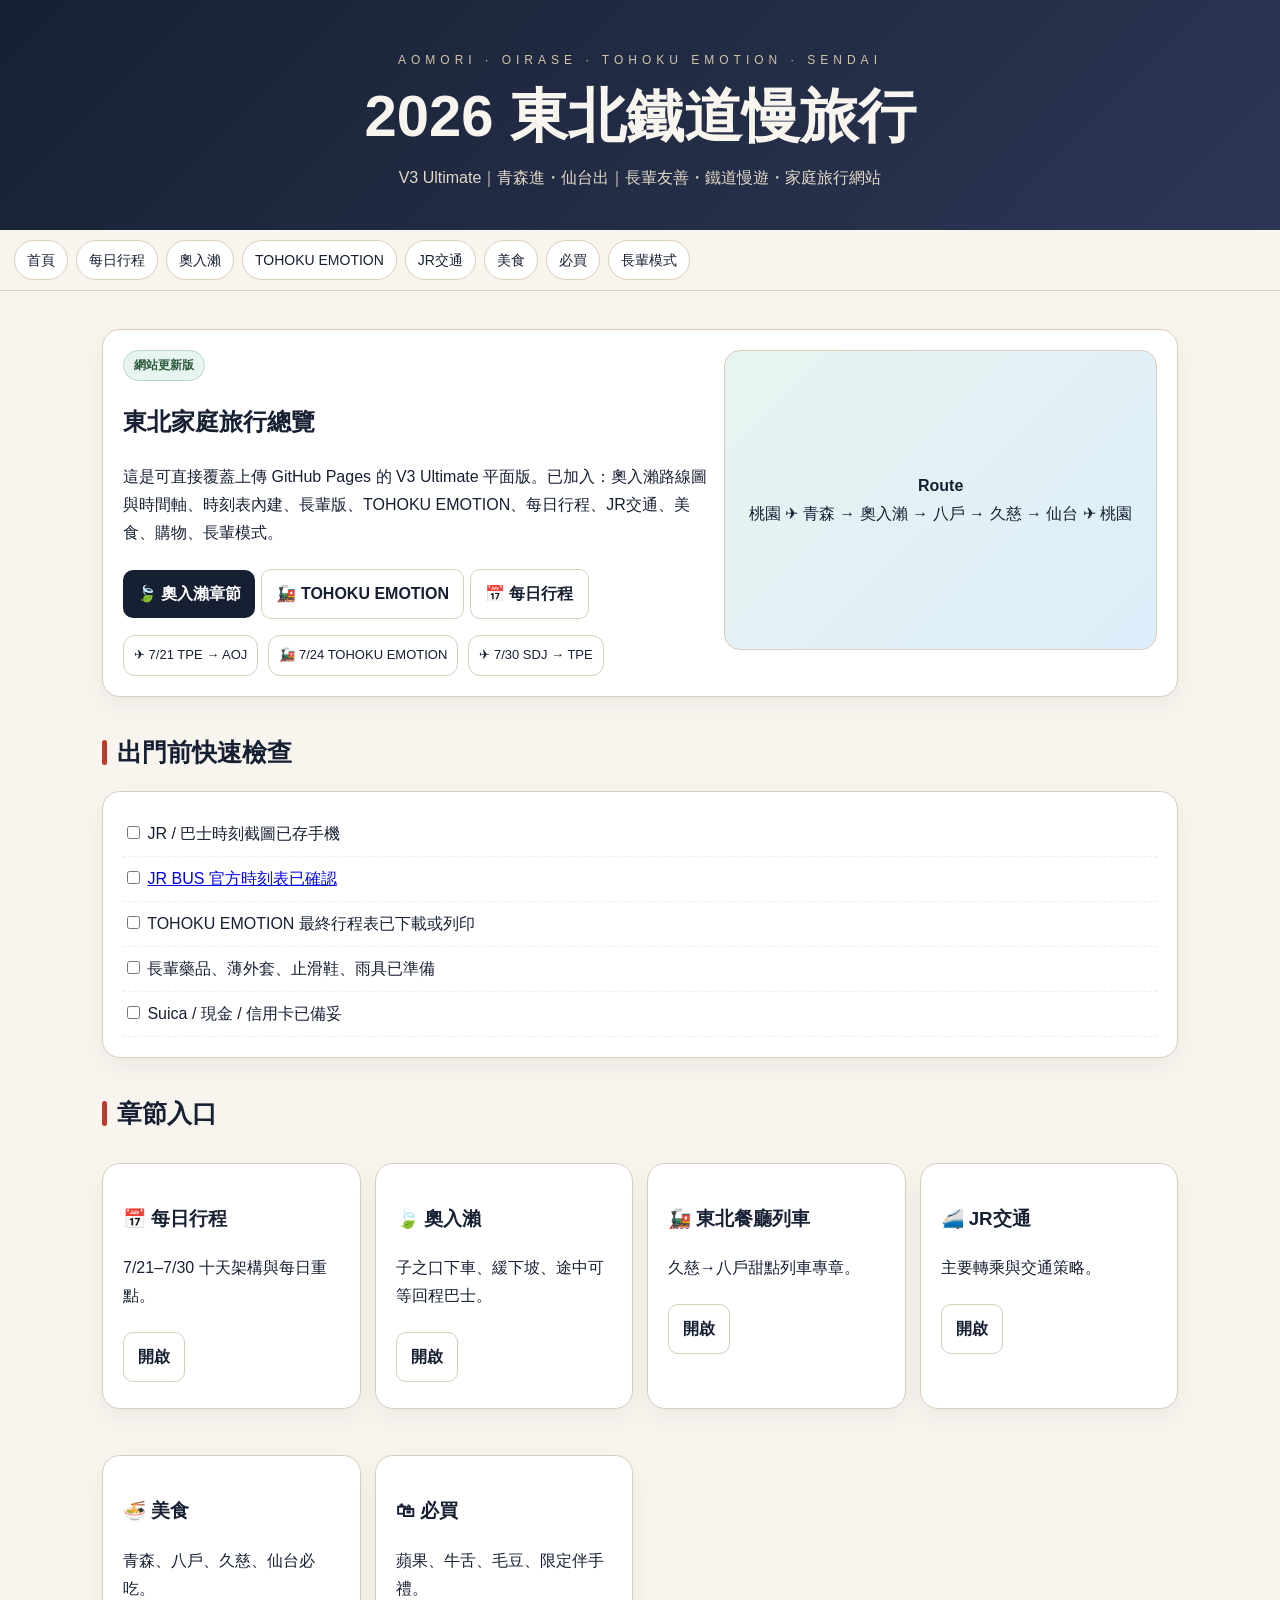
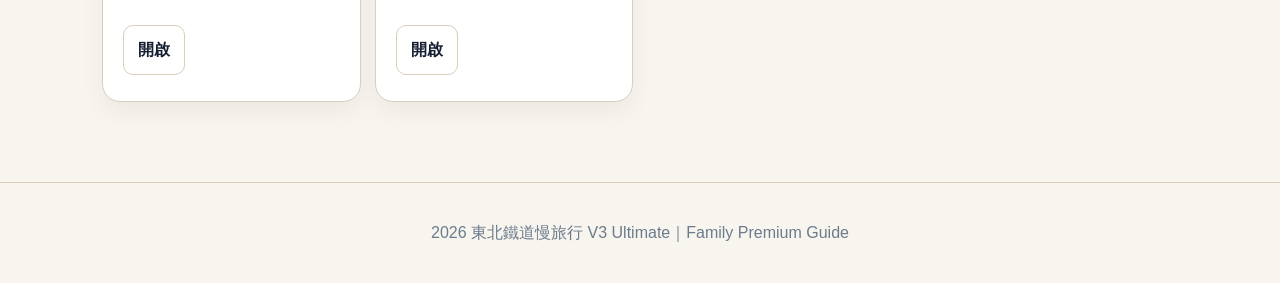
<file: index.html>
<!doctype html><html lang="zh-Hant"><head><meta charset="utf-8"><meta name="viewport" content="width=device-width,initial-scale=1"><title>首頁</title><link rel="stylesheet" href="style.css"><meta name="theme-color" content="#172033"></head><body><header class="hero"><div class="kana">AOMORI · OIRASE · TOHOKU EMOTION · SENDAI</div><h1>2026 東北鐵道慢旅行</h1><p>V3 Ultimate｜青森進・仙台出｜長輩友善・鐵道慢遊・家庭旅行網站</p></header><nav class="nav"><a href="index.html">首頁</a><a href="itinerary.html">每日行程</a><a href="oirase.html">奧入瀨</a><a href="emotion.html">TOHOKU EMOTION</a><a href="jr.html">JR交通</a><a href="food.html">美食</a><a href="shopping.html">必買</a><a href="elder.html">長輩模式</a></nav>
<main class="container">
<section class="card two"><div><span class="badge green">網站更新版</span><h2>東北家庭旅行總覽</h2><p>這是可直接覆蓋上傳 GitHub Pages 的 V3 Ultimate 平面版。已加入：奧入瀨路線圖與時間軸、時刻表內建、長輩版、TOHOKU EMOTION、每日行程、JR交通、美食、購物、長輩模式。</p><a class="btn" href="oirase.html">🍃 奧入瀨章節</a><a class="btn light" href="emotion.html">🚂 TOHOKU EMOTION</a><a class="btn light" href="itinerary.html">📅 每日行程</a><div class="status"><span>✈ 7/21 TPE → AOJ</span><span>🚂 7/24 TOHOKU EMOTION</span><span>✈ 7/30 SDJ → TPE</span></div></div><div class="mapbox"><div><strong>Route</strong><br>桃園 ✈ 青森 → 奧入瀨 → 八戶 → 久慈 → 仙台 ✈ 桃園</div></div></section>
<h2 class="section">出門前快速檢查</h2><section class="card checklist"><label><input type="checkbox"> JR / 巴士時刻截圖已存手機</label><label><input type="checkbox"> <a target="_blank" rel="noopener" href="https://www.jrbustohoku.co.jp/towadako-oirase/ct/">JR BUS 官方時刻表已確認</a></label><label><input type="checkbox"> TOHOKU EMOTION 最終行程表已下載或列印</label><label><input type="checkbox"> 長輩藥品、薄外套、止滑鞋、雨具已準備</label><label><input type="checkbox"> Suica / 現金 / 信用卡已備妥</label></section>
<h2 class="section">章節入口</h2><section class="grid"><div class="card"><h3>📅 每日行程</h3><p>7/21–7/30 十天架構與每日重點。</p><a class="btn light" href="itinerary.html">開啟</a></div><div class="card"><h3>🍃 奧入瀨</h3><p>子之口下車、緩下坡、途中可等回程巴士。</p><a class="btn light" href="oirase.html">開啟</a></div><div class="card"><h3>🚂 東北餐廳列車</h3><p>久慈→八戶甜點列車專章。</p><a class="btn light" href="emotion.html">開啟</a></div><div class="card"><h3>🚄 JR交通</h3><p>主要轉乘與交通策略。</p><a class="btn light" href="jr.html">開啟</a></div><div class="card"><h3>🍜 美食</h3><p>青森、八戶、久慈、仙台必吃。</p><a class="btn light" href="food.html">開啟</a></div><div class="card"><h3>🛍 必買</h3><p>蘋果、牛舌、毛豆、限定伴手禮。</p><a class="btn light" href="shopping.html">開啟</a></div></section></main>
<footer class="footer">2026 東北鐵道慢旅行 V3 Ultimate｜Family Premium Guide</footer><script src="app.js"></script></body></html>
</file>
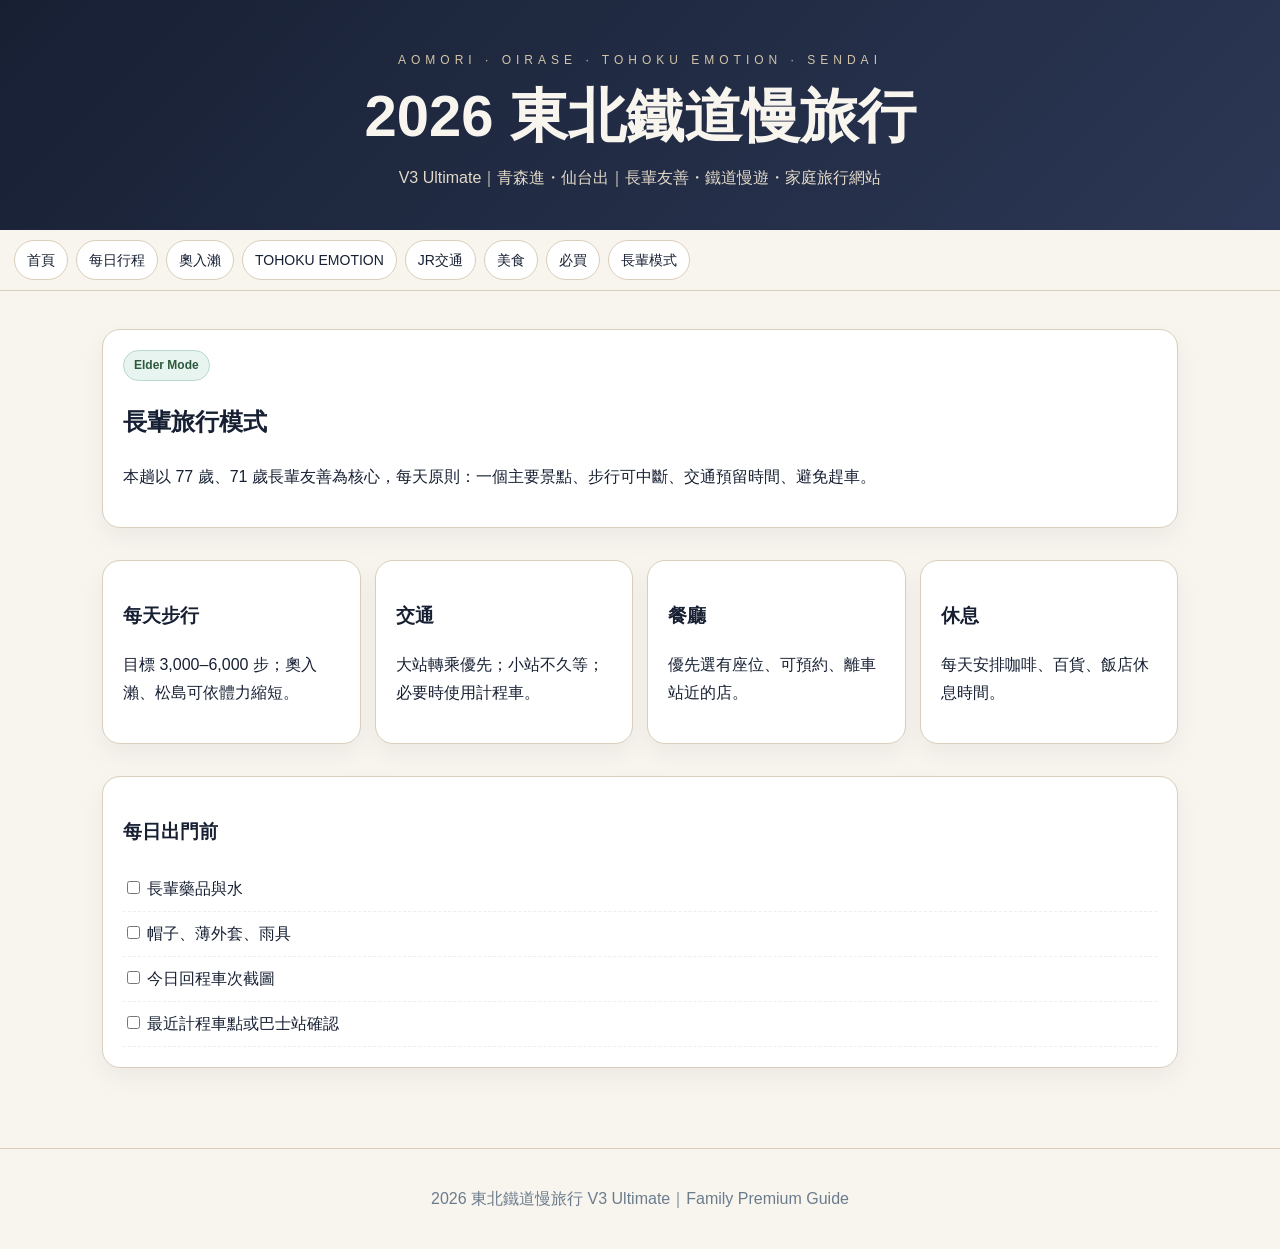
<file: elder.html>
<!doctype html><html lang="zh-Hant"><head><meta charset="utf-8"><meta name="viewport" content="width=device-width,initial-scale=1"><title>elder</title><link rel="stylesheet" href="style.css"><meta name="theme-color" content="#172033"></head><body><header class="hero"><div class="kana">AOMORI · OIRASE · TOHOKU EMOTION · SENDAI</div><h1>2026 東北鐵道慢旅行</h1><p>V3 Ultimate｜青森進・仙台出｜長輩友善・鐵道慢遊・家庭旅行網站</p></header><nav class="nav"><a href="index.html">首頁</a><a href="itinerary.html">每日行程</a><a href="oirase.html">奧入瀨</a><a href="emotion.html">TOHOKU EMOTION</a><a href="jr.html">JR交通</a><a href="food.html">美食</a><a href="shopping.html">必買</a><a href="elder.html">長輩模式</a></nav>
<main class="container"><section class="card"><span class="badge green">Elder Mode</span><h2>長輩旅行模式</h2><p>本趟以 77 歲、71 歲長輩友善為核心，每天原則：一個主要景點、步行可中斷、交通預留時間、避免趕車。</p></section><section class="grid"><div class="card"><h3>每天步行</h3><p>目標 3,000–6,000 步；奧入瀨、松島可依體力縮短。</p></div><div class="card"><h3>交通</h3><p>大站轉乘優先；小站不久等；必要時使用計程車。</p></div><div class="card"><h3>餐廳</h3><p>優先選有座位、可預約、離車站近的店。</p></div><div class="card"><h3>休息</h3><p>每天安排咖啡、百貨、飯店休息時間。</p></div></section><section class="card checklist"><h3>每日出門前</h3><label><input type="checkbox"> 長輩藥品與水</label><label><input type="checkbox"> 帽子、薄外套、雨具</label><label><input type="checkbox"> 今日回程車次截圖</label><label><input type="checkbox"> 最近計程車點或巴士站確認</label></section></main>
<footer class="footer">2026 東北鐵道慢旅行 V3 Ultimate｜Family Premium Guide</footer><script src="app.js"></script></body></html>
</file>
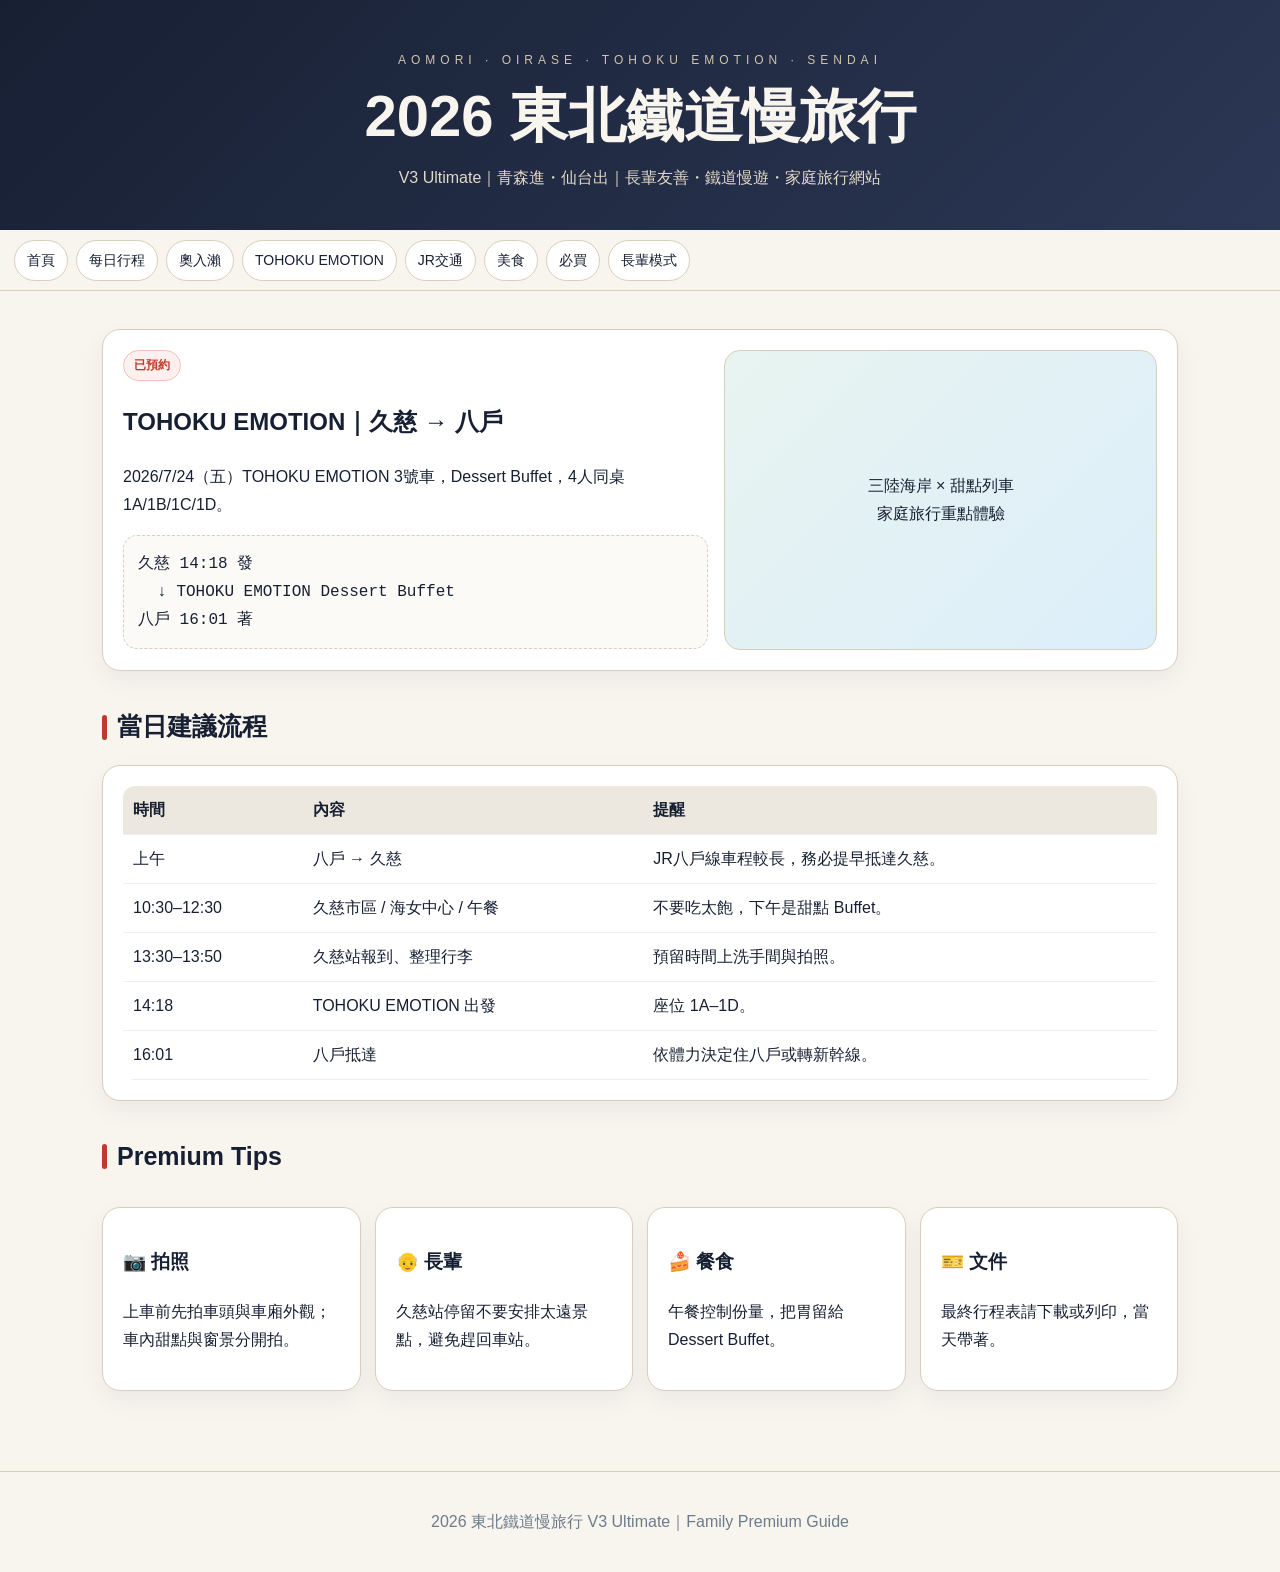
<file: emotion.html>
<!doctype html><html lang="zh-Hant"><head><meta charset="utf-8"><meta name="viewport" content="width=device-width,initial-scale=1"><title>emotion</title><link rel="stylesheet" href="style.css"><meta name="theme-color" content="#172033"></head><body><header class="hero"><div class="kana">AOMORI · OIRASE · TOHOKU EMOTION · SENDAI</div><h1>2026 東北鐵道慢旅行</h1><p>V3 Ultimate｜青森進・仙台出｜長輩友善・鐵道慢遊・家庭旅行網站</p></header><nav class="nav"><a href="index.html">首頁</a><a href="itinerary.html">每日行程</a><a href="oirase.html">奧入瀨</a><a href="emotion.html">TOHOKU EMOTION</a><a href="jr.html">JR交通</a><a href="food.html">美食</a><a href="shopping.html">必買</a><a href="elder.html">長輩模式</a></nav>
<main class="container"><section class="card two"><div><span class="badge red">已預約</span><h2>TOHOKU EMOTION｜久慈 → 八戶</h2><p>2026/7/24（五）TOHOKU EMOTION 3號車，Dessert Buffet，4人同桌 1A/1B/1C/1D。</p><div class="route">久慈 14:18 發
  ↓ TOHOKU EMOTION Dessert Buffet
八戶 16:01 著</div></div><div class="mapbox">三陸海岸 × 甜點列車<br>家庭旅行重點體驗</div></section>
<h2 class="section">當日建議流程</h2><section class="card"><table class="table"><tr><th>時間</th><th>內容</th><th>提醒</th></tr><tr><td>上午</td><td>八戶 → 久慈</td><td>JR八戶線車程較長，務必提早抵達久慈。</td></tr><tr><td>10:30–12:30</td><td>久慈市區 / 海女中心 / 午餐</td><td>不要吃太飽，下午是甜點 Buffet。</td></tr><tr><td>13:30–13:50</td><td>久慈站報到、整理行李</td><td>預留時間上洗手間與拍照。</td></tr><tr><td>14:18</td><td>TOHOKU EMOTION 出發</td><td>座位 1A–1D。</td></tr><tr><td>16:01</td><td>八戶抵達</td><td>依體力決定住八戶或轉新幹線。</td></tr></table></section>
<h2 class="section">Premium Tips</h2><section class="grid"><div class="card"><h3>📷 拍照</h3><p>上車前先拍車頭與車廂外觀；車內甜點與窗景分開拍。</p></div><div class="card"><h3>👴 長輩</h3><p>久慈站停留不要安排太遠景點，避免趕回車站。</p></div><div class="card"><h3>🍰 餐食</h3><p>午餐控制份量，把胃留給 Dessert Buffet。</p></div><div class="card"><h3>🎫 文件</h3><p>最終行程表請下載或列印，當天帶著。</p></div></section></main>
<footer class="footer">2026 東北鐵道慢旅行 V3 Ultimate｜Family Premium Guide</footer><script src="app.js"></script></body></html>
</file>
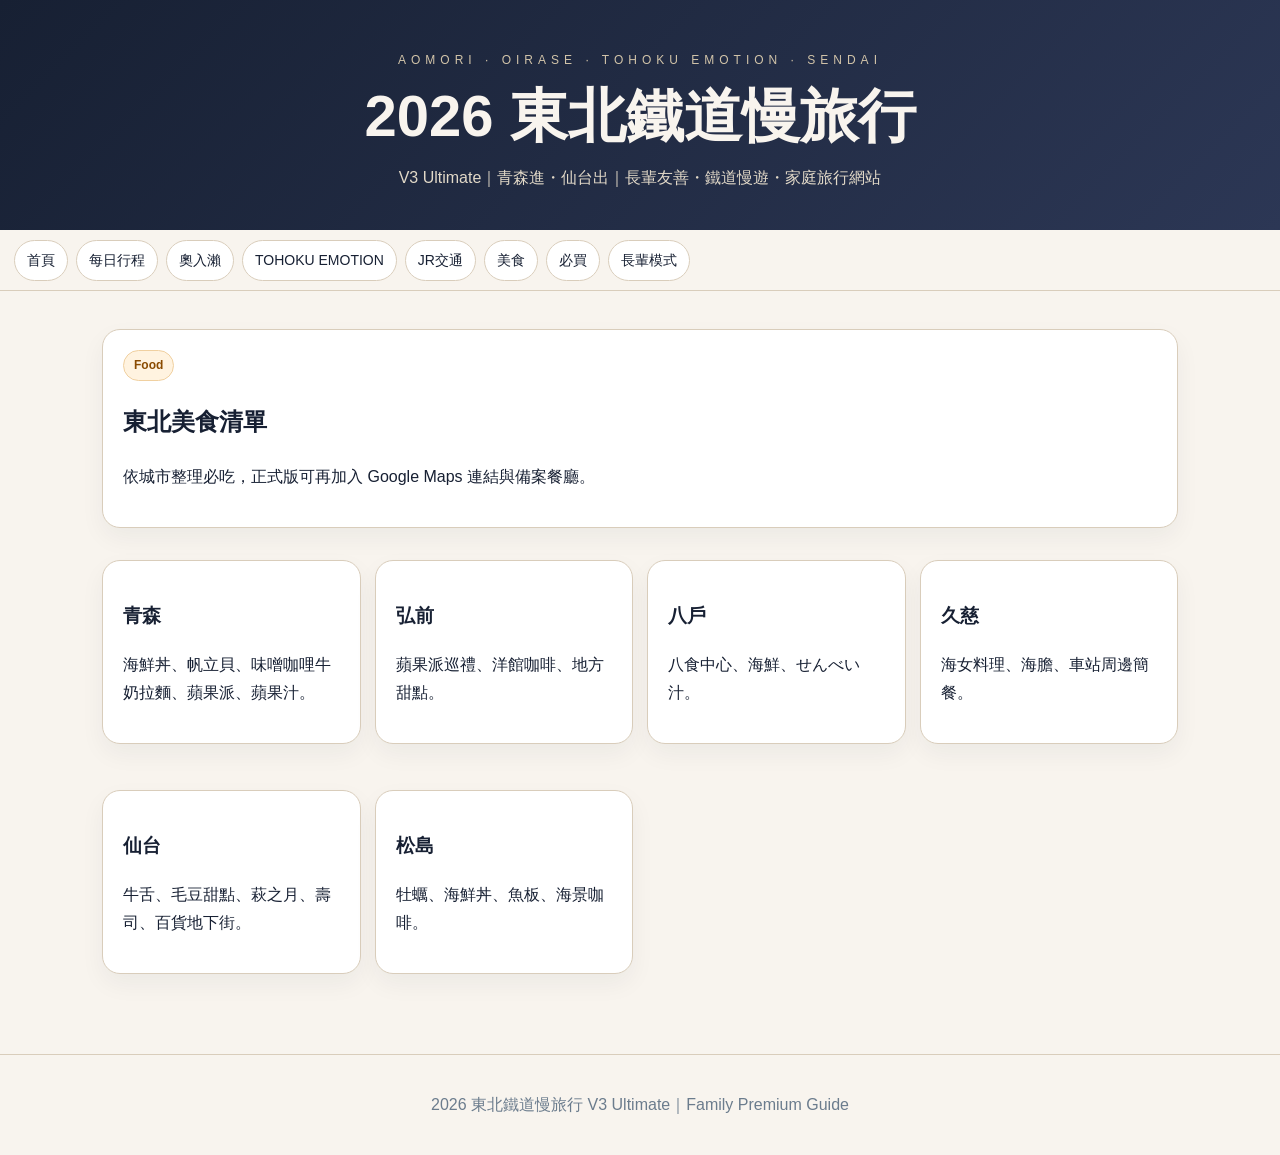
<file: food.html>
<!doctype html><html lang="zh-Hant"><head><meta charset="utf-8"><meta name="viewport" content="width=device-width,initial-scale=1"><title>food</title><link rel="stylesheet" href="style.css"><meta name="theme-color" content="#172033"></head><body><header class="hero"><div class="kana">AOMORI · OIRASE · TOHOKU EMOTION · SENDAI</div><h1>2026 東北鐵道慢旅行</h1><p>V3 Ultimate｜青森進・仙台出｜長輩友善・鐵道慢遊・家庭旅行網站</p></header><nav class="nav"><a href="index.html">首頁</a><a href="itinerary.html">每日行程</a><a href="oirase.html">奧入瀨</a><a href="emotion.html">TOHOKU EMOTION</a><a href="jr.html">JR交通</a><a href="food.html">美食</a><a href="shopping.html">必買</a><a href="elder.html">長輩模式</a></nav>
<main class="container"><section class="card"><span class="badge">Food</span><h2>東北美食清單</h2><p>依城市整理必吃，正式版可再加入 Google Maps 連結與備案餐廳。</p></section><section class="grid"><div class="card"><h3>青森</h3><p>海鮮丼、帆立貝、味噌咖哩牛奶拉麵、蘋果派、蘋果汁。</p></div><div class="card"><h3>弘前</h3><p>蘋果派巡禮、洋館咖啡、地方甜點。</p></div><div class="card"><h3>八戶</h3><p>八食中心、海鮮、せんべい汁。</p></div><div class="card"><h3>久慈</h3><p>海女料理、海膽、車站周邊簡餐。</p></div><div class="card"><h3>仙台</h3><p>牛舌、毛豆甜點、萩之月、壽司、百貨地下街。</p></div><div class="card"><h3>松島</h3><p>牡蠣、海鮮丼、魚板、海景咖啡。</p></div></section></main>
<footer class="footer">2026 東北鐵道慢旅行 V3 Ultimate｜Family Premium Guide</footer><script src="app.js"></script></body></html>
</file>
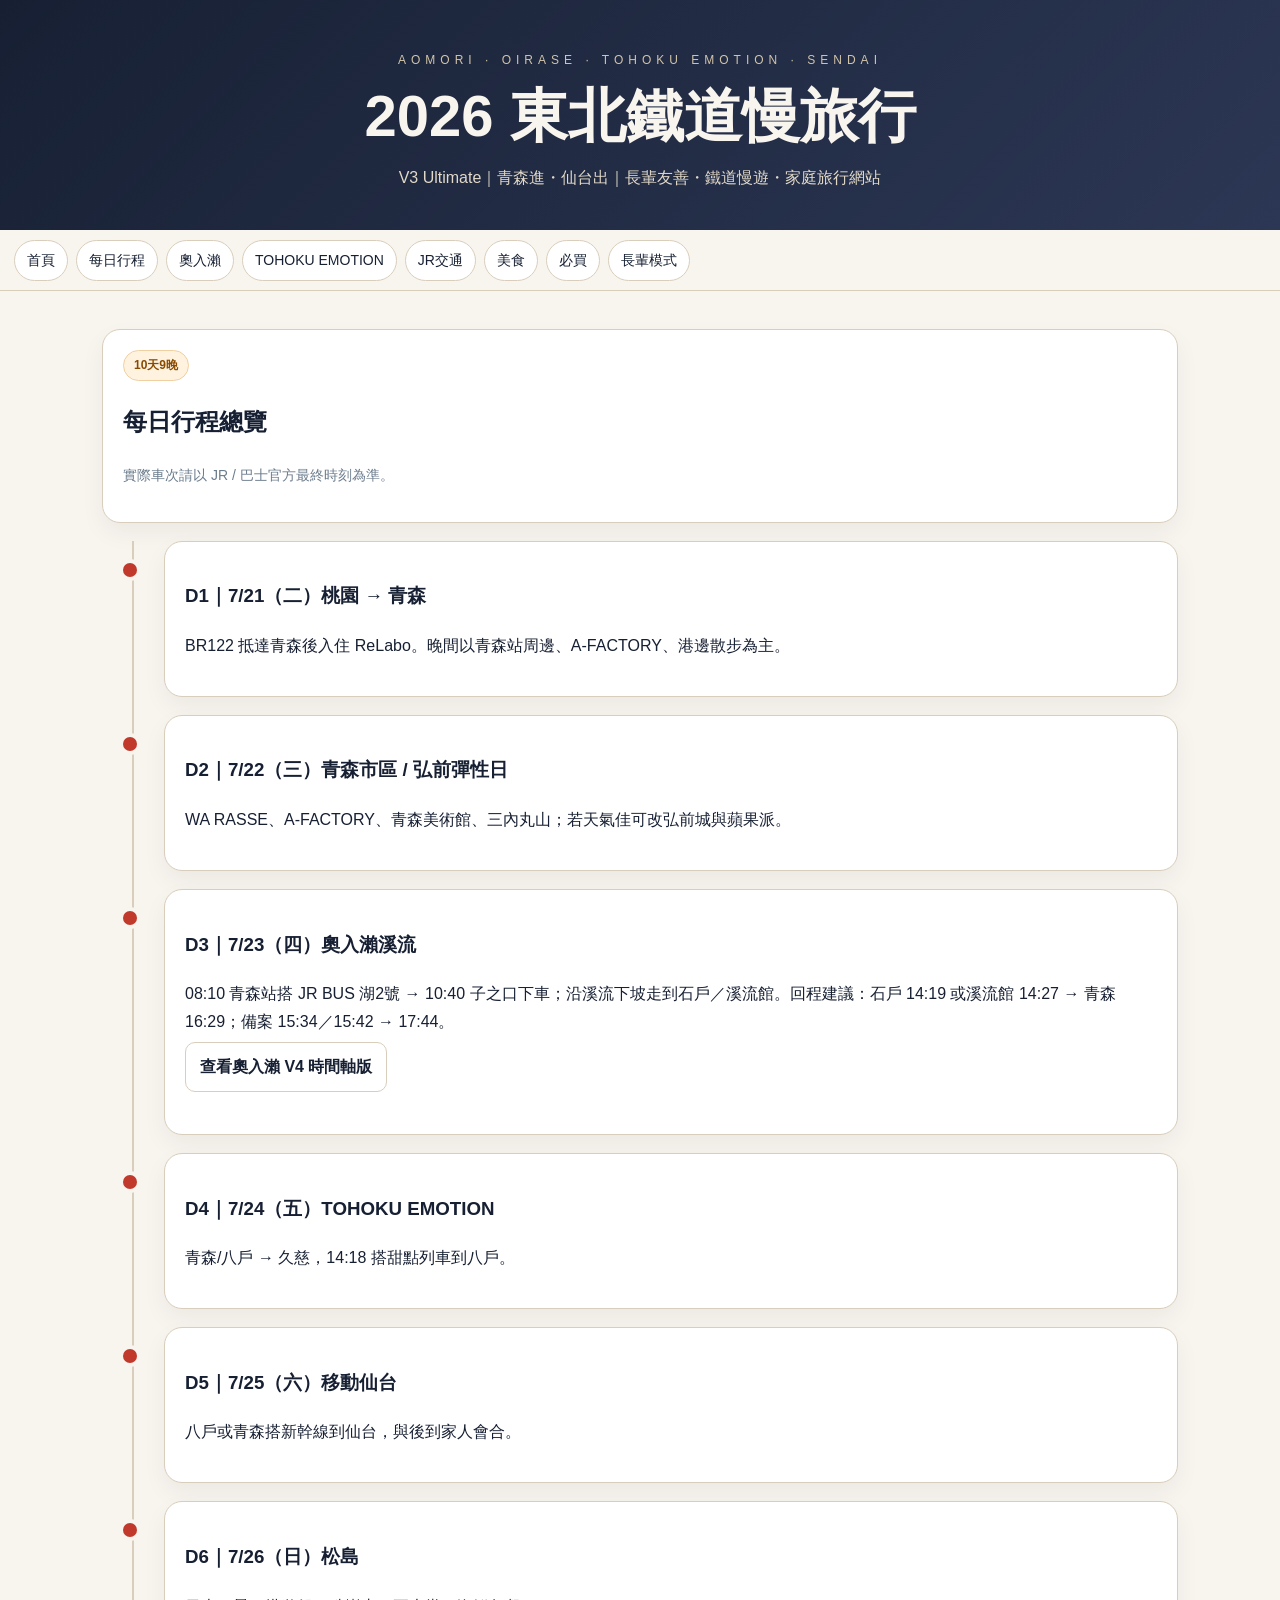
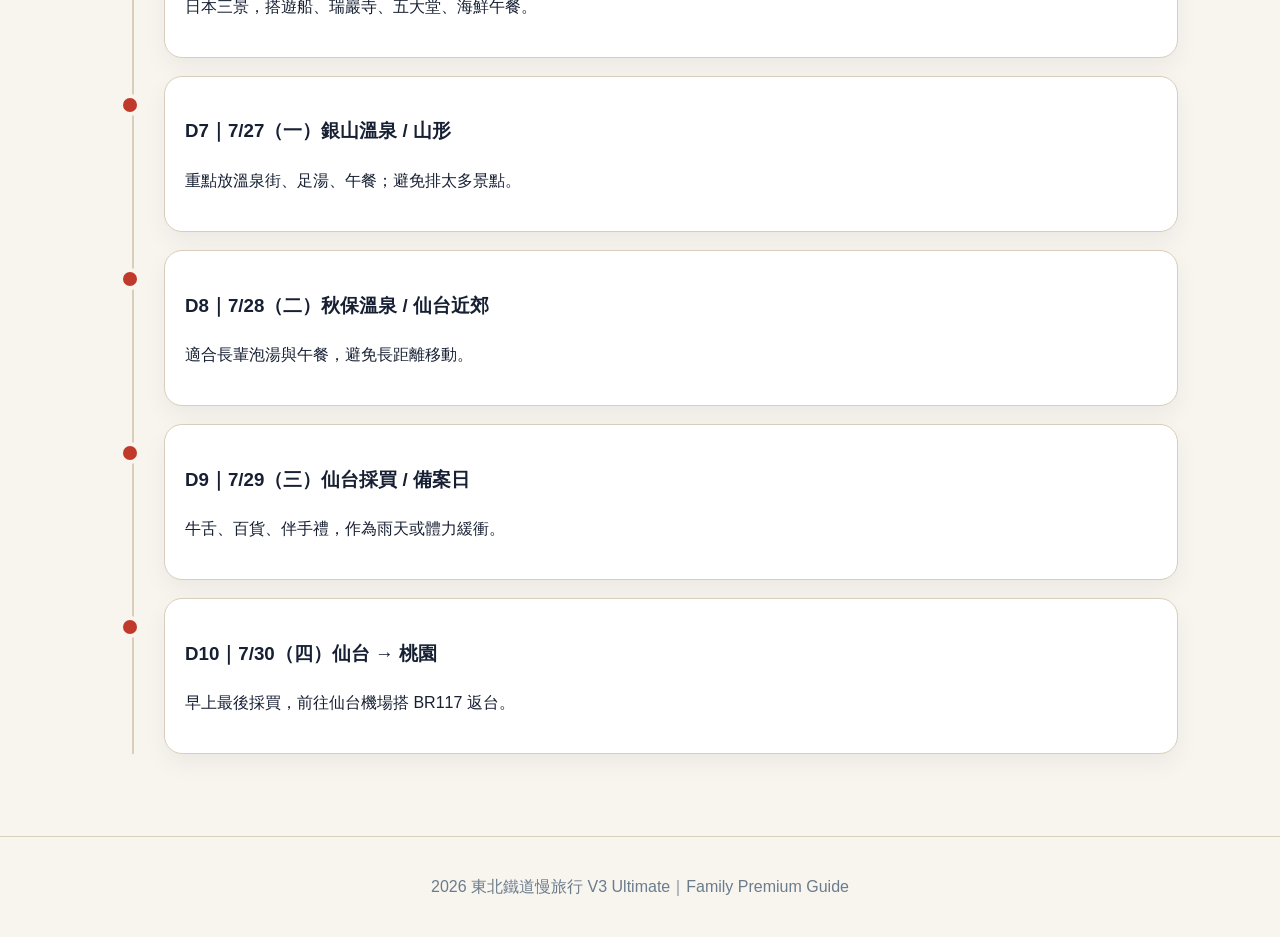
<file: itinerary.html>
<!doctype html><html lang="zh-Hant"><head><meta charset="utf-8"><meta name="viewport" content="width=device-width,initial-scale=1"><title>itinerary</title><link rel="stylesheet" href="style.css"><meta name="theme-color" content="#172033"></head><body><header class="hero"><div class="kana">AOMORI · OIRASE · TOHOKU EMOTION · SENDAI</div><h1>2026 東北鐵道慢旅行</h1><p>V3 Ultimate｜青森進・仙台出｜長輩友善・鐵道慢遊・家庭旅行網站</p></header><nav class="nav"><a href="index.html">首頁</a><a href="itinerary.html">每日行程</a><a href="oirase.html">奧入瀨</a><a href="emotion.html">TOHOKU EMOTION</a><a href="jr.html">JR交通</a><a href="food.html">美食</a><a href="shopping.html">必買</a><a href="elder.html">長輩模式</a></nav>
<main class="container"><section class="card"><span class="badge">10天9晚</span><h2>每日行程總覽</h2><p class="muted">實際車次請以 JR / 巴士官方最終時刻為準。</p></section><div class="timeline">
<div class="day card"><h3>D1｜7/21（二）桃園 → 青森</h3><p>BR122 抵達青森後入住 ReLabo。晚間以青森站周邊、A-FACTORY、港邊散步為主。</p></div>
<div class="day card"><h3>D2｜7/22（三）青森市區 / 弘前彈性日</h3><p>WA RASSE、A-FACTORY、青森美術館、三內丸山；若天氣佳可改弘前城與蘋果派。</p></div>
<div class="day card"><h3>D3｜7/23（四）奧入瀨溪流</h3><p>08:10 青森站搭 JR BUS 湖2號 → 10:40 子之口下車；沿溪流下坡走到石戶／溪流館。回程建議：石戶 14:19 或溪流館 14:27 → 青森 16:29；備案 15:34／15:42 → 17:44。<br><a class='btn light' href='oirase.html'>查看奧入瀨 V4 時間軸版</a></p></div>
<div class="day card"><h3>D4｜7/24（五）TOHOKU EMOTION</h3><p>青森/八戶 → 久慈，14:18 搭甜點列車到八戶。</p></div>
<div class="day card"><h3>D5｜7/25（六）移動仙台</h3><p>八戶或青森搭新幹線到仙台，與後到家人會合。</p></div>
<div class="day card"><h3>D6｜7/26（日）松島</h3><p>日本三景，搭遊船、瑞巖寺、五大堂、海鮮午餐。</p></div>
<div class="day card"><h3>D7｜7/27（一）銀山溫泉 / 山形</h3><p>重點放溫泉街、足湯、午餐；避免排太多景點。</p></div>
<div class="day card"><h3>D8｜7/28（二）秋保溫泉 / 仙台近郊</h3><p>適合長輩泡湯與午餐，避免長距離移動。</p></div>
<div class="day card"><h3>D9｜7/29（三）仙台採買 / 備案日</h3><p>牛舌、百貨、伴手禮，作為雨天或體力緩衝。</p></div>
<div class="day card"><h3>D10｜7/30（四）仙台 → 桃園</h3><p>早上最後採買，前往仙台機場搭 BR117 返台。</p></div>
</div></main>
<footer class="footer">2026 東北鐵道慢旅行 V3 Ultimate｜Family Premium Guide</footer><script src="app.js"></script></body></html>
</file>
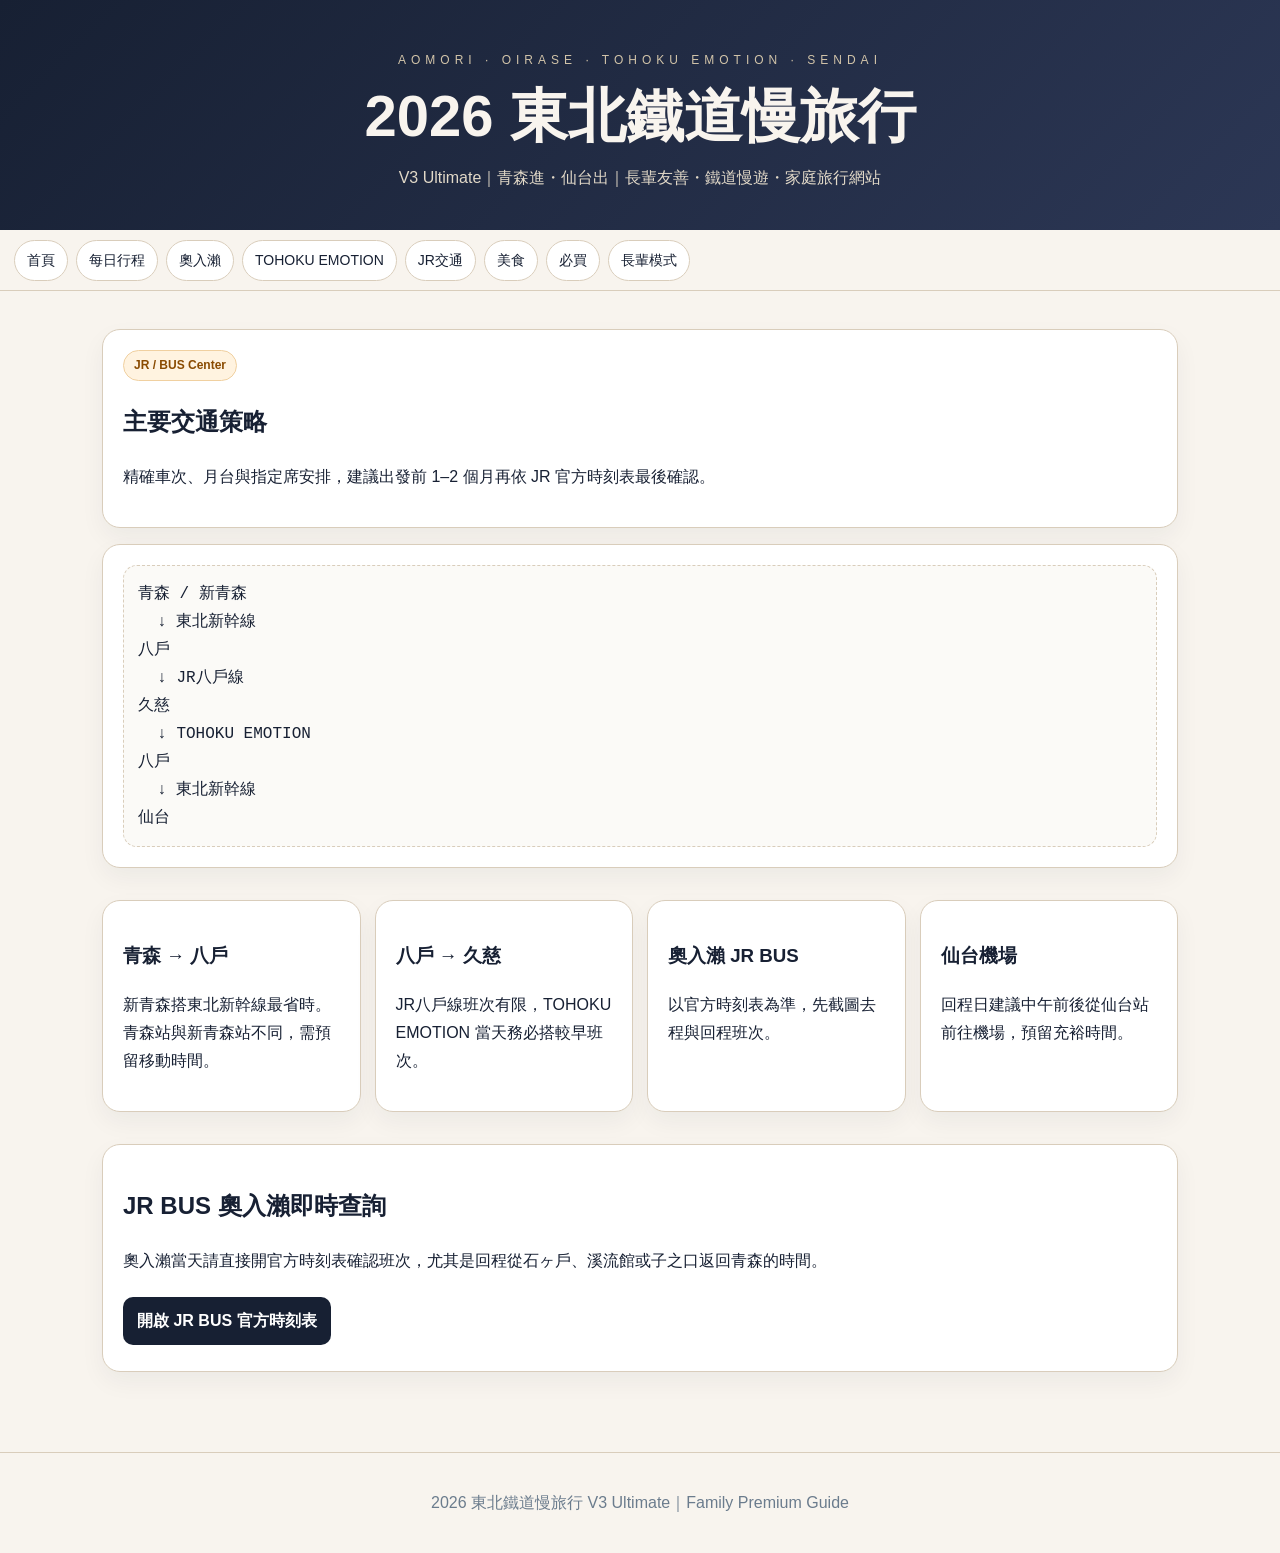
<file: jr.html>
<!doctype html><html lang="zh-Hant"><head><meta charset="utf-8"><meta name="viewport" content="width=device-width,initial-scale=1"><title>jr</title><link rel="stylesheet" href="style.css"><meta name="theme-color" content="#172033"></head><body><header class="hero"><div class="kana">AOMORI · OIRASE · TOHOKU EMOTION · SENDAI</div><h1>2026 東北鐵道慢旅行</h1><p>V3 Ultimate｜青森進・仙台出｜長輩友善・鐵道慢遊・家庭旅行網站</p></header><nav class="nav"><a href="index.html">首頁</a><a href="itinerary.html">每日行程</a><a href="oirase.html">奧入瀨</a><a href="emotion.html">TOHOKU EMOTION</a><a href="jr.html">JR交通</a><a href="food.html">美食</a><a href="shopping.html">必買</a><a href="elder.html">長輩模式</a></nav>
<main class="container"><section class="card"><span class="badge">JR / BUS Center</span><h2>主要交通策略</h2><p>精確車次、月台與指定席安排，建議出發前 1–2 個月再依 JR 官方時刻表最後確認。</p></section><section class="card"><div class="route">青森 / 新青森
  ↓ 東北新幹線
八戶
  ↓ JR八戶線
久慈
  ↓ TOHOKU EMOTION
八戶
  ↓ 東北新幹線
仙台</div></section><section class="grid"><div class="card"><h3>青森 → 八戶</h3><p>新青森搭東北新幹線最省時。青森站與新青森站不同，需預留移動時間。</p></div><div class="card"><h3>八戶 → 久慈</h3><p>JR八戶線班次有限，TOHOKU EMOTION 當天務必搭較早班次。</p></div><div class="card"><h3>奧入瀨 JR BUS</h3><p>以官方時刻表為準，先截圖去程與回程班次。</p></div><div class="card"><h3>仙台機場</h3><p>回程日建議中午前後從仙台站前往機場，預留充裕時間。</p></div></section>
<section class="card">
  <h2>JR BUS 奧入瀨即時查詢</h2>
  <p>奧入瀨當天請直接開官方時刻表確認班次，尤其是回程從石ヶ戶、溪流館或子之口返回青森的時間。</p>
  <a class="btn" target="_blank" rel="noopener" href="https://www.jrbustohoku.co.jp/towadako-oirase/ct/">開啟 JR BUS 官方時刻表</a>
</section>

</main>
<footer class="footer">2026 東北鐵道慢旅行 V3 Ultimate｜Family Premium Guide</footer><script src="app.js"></script></body></html>
</file>
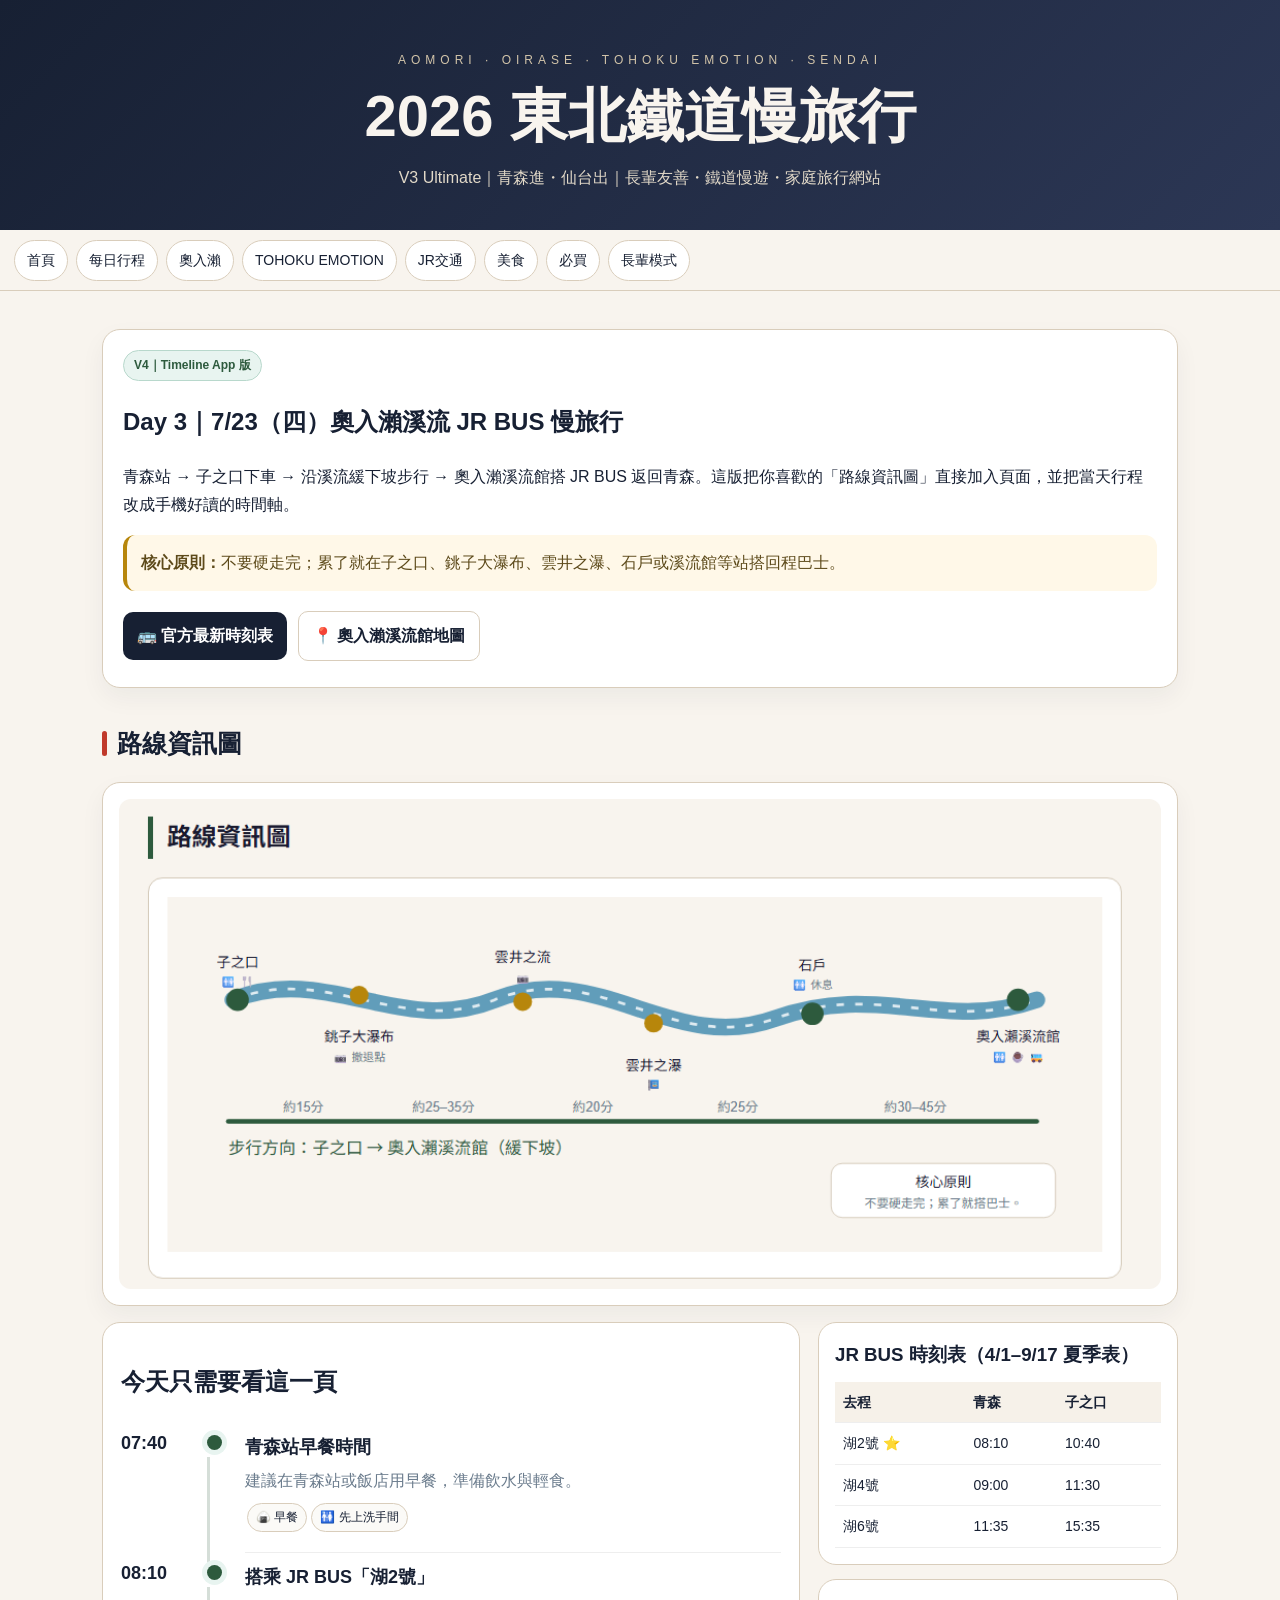
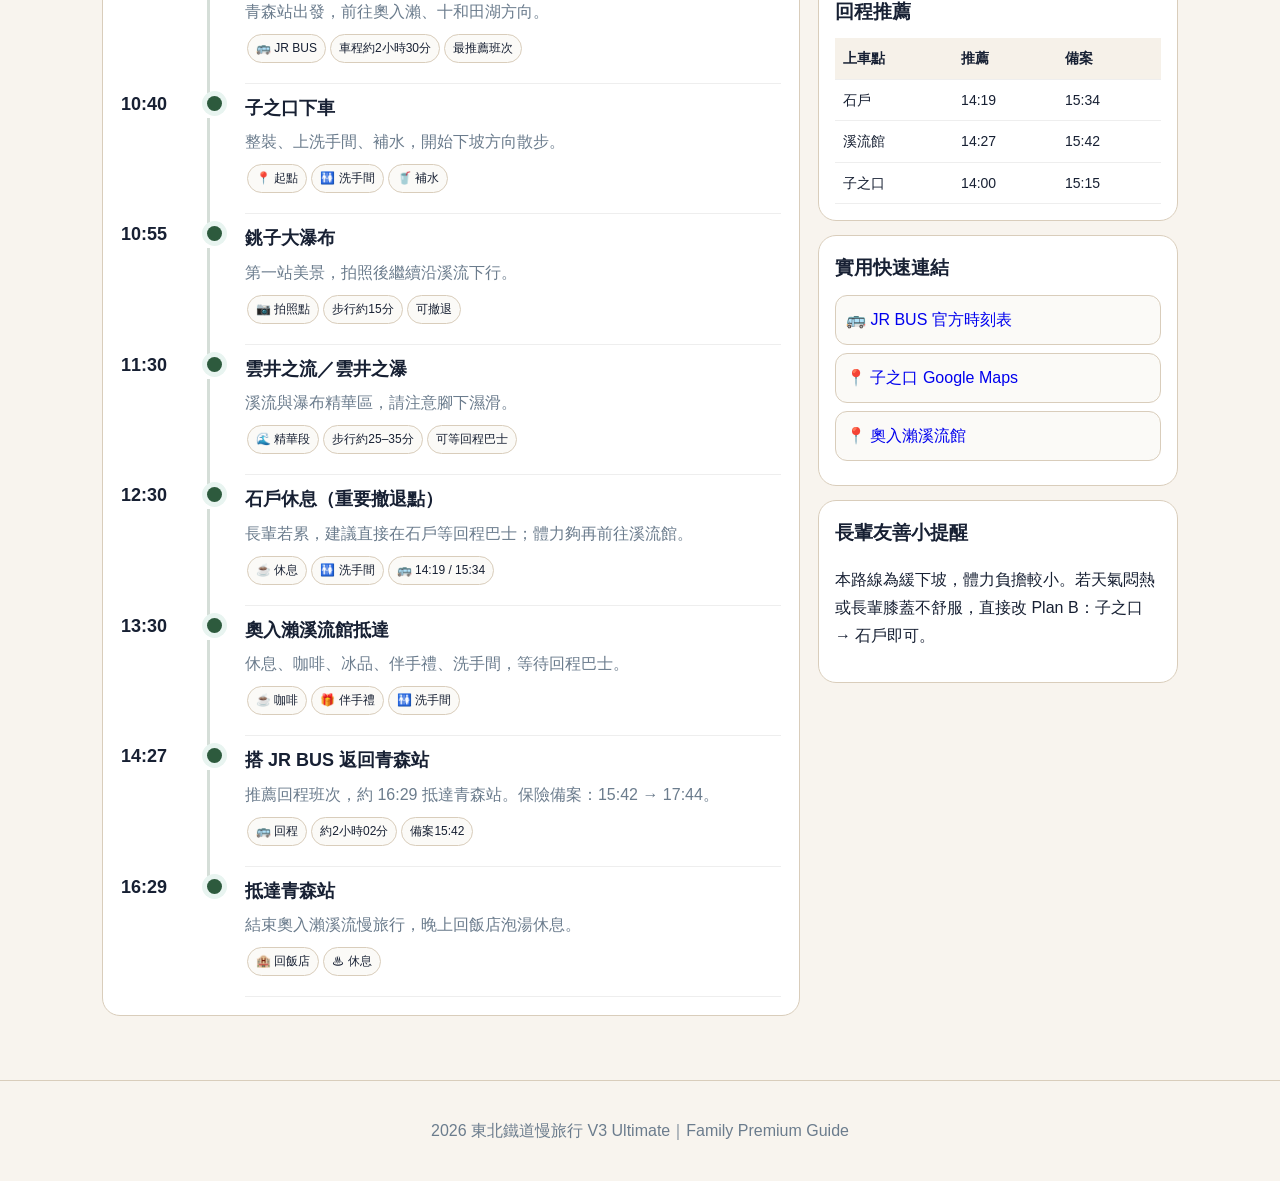
<file: oirase.html>
<!doctype html><html lang="zh-Hant"><head><meta charset="utf-8"><meta name="viewport" content="width=device-width,initial-scale=1"><title>oirase</title><link rel="stylesheet" href="style.css"><meta name="theme-color" content="#172033"></head><body><header class="hero"><div class="kana">AOMORI · OIRASE · TOHOKU EMOTION · SENDAI</div><h1>2026 東北鐵道慢旅行</h1><p>V3 Ultimate｜青森進・仙台出｜長輩友善・鐵道慢遊・家庭旅行網站</p></header><nav class="nav"><a href="index.html">首頁</a><a href="itinerary.html">每日行程</a><a href="oirase.html">奧入瀨</a><a href="emotion.html">TOHOKU EMOTION</a><a href="jr.html">JR交通</a><a href="food.html">美食</a><a href="shopping.html">必買</a><a href="elder.html">長輩模式</a></nav>


<main class="container">
<section class="card">
  <span class="badge green">V4｜Timeline App 版</span>
  <h2>Day 3｜7/23（四）奧入瀨溪流 JR BUS 慢旅行</h2>
  <p>青森站 → 子之口下車 → 沿溪流緩下坡步行 → 奧入瀨溪流館搭 JR BUS 返回青森。這版把你喜歡的「路線資訊圖」直接加入頁面，並把當天行程改成手機好讀的時間軸。</p>
  <div class="note"><strong>核心原則：</strong>不要硬走完；累了就在子之口、銚子大瀑布、雲井之瀑、石戶或溪流館等站搭回程巴士。</div>
  <a class="btn" target="_blank" rel="noopener" href="https://www.jrbustohoku.co.jp/towadako-oirase/ct/">🚌 官方最新時刻表</a>
  <a class="btn light" target="_blank" rel="noopener" href="https://www.google.com/maps/search/?api=1&query=%E5%A5%A5%E5%85%A5%E7%80%AC%E6%B8%93%E6%B5%81%E9%A4%A8">📍 奧入瀨溪流館地圖</a>
</section>

<h2 class="section">路線資訊圖</h2>
<section class="route-image-card">
  <img src="oirase_route_map.png" alt="奧入瀨溪流 路線資訊圖：子之口、銚子大瀑布、雲井之流、雲井之瀑、石戶、奧入瀨溪流館">
</section>

<div class="v4-layout">
  <section class="day-timeline">
    <h2>今天只需要看這一頁</h2>
    <div class="tl-row"><div class="tl-time">07:40</div><div class="tl-dot"></div><div class="tl-card"><h3>青森站早餐時間</h3><p>建議在青森站或飯店用早餐，準備飲水與輕食。</p><div class="tl-tags"><span>🍙 早餐</span><span>🚻 先上洗手間</span></div></div></div>
    <div class="tl-row"><div class="tl-time">08:10</div><div class="tl-dot"></div><div class="tl-card"><h3>搭乘 JR BUS「湖2號」</h3><p>青森站出發，前往奧入瀨、十和田湖方向。</p><div class="tl-tags"><span>🚌 JR BUS</span><span>車程約2小時30分</span><span>最推薦班次</span></div></div></div>
    <div class="tl-row"><div class="tl-time">10:40</div><div class="tl-dot"></div><div class="tl-card"><h3>子之口下車</h3><p>整裝、上洗手間、補水，開始下坡方向散步。</p><div class="tl-tags"><span>📍 起點</span><span>🚻 洗手間</span><span>🥤 補水</span></div></div></div>
    <div class="tl-row"><div class="tl-time">10:55</div><div class="tl-dot"></div><div class="tl-card"><h3>銚子大瀑布</h3><p>第一站美景，拍照後繼續沿溪流下行。</p><div class="tl-tags"><span>📷 拍照點</span><span>步行約15分</span><span>可撤退</span></div></div></div>
    <div class="tl-row"><div class="tl-time">11:30</div><div class="tl-dot"></div><div class="tl-card"><h3>雲井之流／雲井之瀑</h3><p>溪流與瀑布精華區，請注意腳下濕滑。</p><div class="tl-tags"><span>🌊 精華段</span><span>步行約25–35分</span><span>可等回程巴士</span></div></div></div>
    <div class="tl-row"><div class="tl-time">12:30</div><div class="tl-dot"></div><div class="tl-card"><h3>石戶休息（重要撤退點）</h3><p>長輩若累，建議直接在石戶等回程巴士；體力夠再前往溪流館。</p><div class="tl-tags"><span>☕ 休息</span><span>🚻 洗手間</span><span>🚌 14:19 / 15:34</span></div></div></div>
    <div class="tl-row"><div class="tl-time">13:30</div><div class="tl-dot"></div><div class="tl-card"><h3>奧入瀨溪流館抵達</h3><p>休息、咖啡、冰品、伴手禮、洗手間，等待回程巴士。</p><div class="tl-tags"><span>☕ 咖啡</span><span>🎁 伴手禮</span><span>🚻 洗手間</span></div></div></div>
    <div class="tl-row"><div class="tl-time">14:27</div><div class="tl-dot"></div><div class="tl-card"><h3>搭 JR BUS 返回青森站</h3><p>推薦回程班次，約 16:29 抵達青森站。保險備案：15:42 → 17:44。</p><div class="tl-tags"><span>🚌 回程</span><span>約2小時02分</span><span>備案15:42</span></div></div></div>
    <div class="tl-row"><div class="tl-time">16:29</div><div class="tl-dot"></div><div class="tl-card"><h3>抵達青森站</h3><p>結束奧入瀨溪流慢旅行，晚上回飯店泡湯休息。</p><div class="tl-tags"><span>🏨 回飯店</span><span>♨ 休息</span></div></div></div>
  </section>

  <aside class="side-panel">
    <div class="info-box">
      <h3>JR BUS 時刻表（4/1–9/17 夏季表）</h3>
      <table class="mini-table">
        <tr><th>去程</th><th>青森</th><th>子之口</th></tr>
        <tr><td>湖2號 ⭐</td><td>08:10</td><td>10:40</td></tr>
        <tr><td>湖4號</td><td>09:00</td><td>11:30</td></tr>
        <tr><td>湖6號</td><td>11:35</td><td>15:35</td></tr>
      </table>
    </div>
    <div class="info-box">
      <h3>回程推薦</h3>
      <table class="mini-table">
        <tr><th>上車點</th><th>推薦</th><th>備案</th></tr>
        <tr><td>石戶</td><td>14:19</td><td>15:34</td></tr>
        <tr><td>溪流館</td><td>14:27</td><td>15:42</td></tr>
        <tr><td>子之口</td><td>14:00</td><td>15:15</td></tr>
      </table>
    </div>
    <div class="info-box quick-links">
      <h3>實用快速連結</h3>
      <a target="_blank" rel="noopener" href="https://www.jrbustohoku.co.jp/towadako-oirase/ct/">🚌 JR BUS 官方時刻表</a>
      <a target="_blank" rel="noopener" href="https://www.google.com/maps/search/?api=1&query=%E5%AD%90%E3%83%8E%E5%8F%A3">📍 子之口 Google Maps</a>
      <a target="_blank" rel="noopener" href="https://www.google.com/maps/search/?api=1&query=%E5%A5%A5%E5%85%A5%E7%80%AC%E6%B8%93%E6%B5%81%E9%A4%A8">📍 奧入瀨溪流館</a>
    </div>
    <div class="info-box">
      <h3>長輩友善小提醒</h3>
      <p>本路線為緩下坡，體力負擔較小。若天氣悶熱或長輩膝蓋不舒服，直接改 Plan B：子之口 → 石戶即可。</p>
    </div>
  </aside>
</div>
</main>


<footer class="footer">2026 東北鐵道慢旅行 V3 Ultimate｜Family Premium Guide</footer><script src="app.js"></script></body></html>
</file>
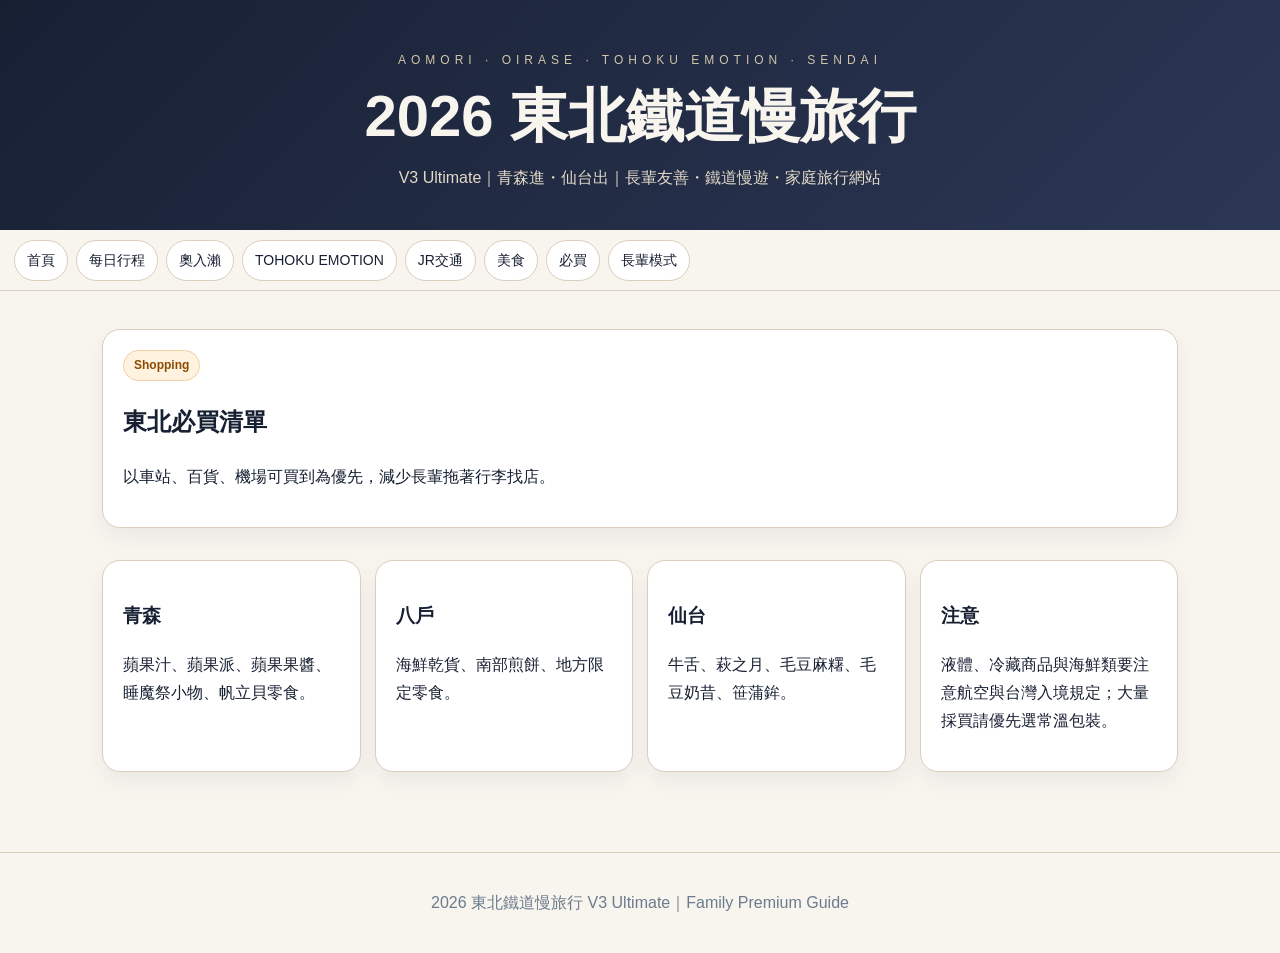
<file: shopping.html>
<!doctype html><html lang="zh-Hant"><head><meta charset="utf-8"><meta name="viewport" content="width=device-width,initial-scale=1"><title>shopping</title><link rel="stylesheet" href="style.css"><meta name="theme-color" content="#172033"></head><body><header class="hero"><div class="kana">AOMORI · OIRASE · TOHOKU EMOTION · SENDAI</div><h1>2026 東北鐵道慢旅行</h1><p>V3 Ultimate｜青森進・仙台出｜長輩友善・鐵道慢遊・家庭旅行網站</p></header><nav class="nav"><a href="index.html">首頁</a><a href="itinerary.html">每日行程</a><a href="oirase.html">奧入瀨</a><a href="emotion.html">TOHOKU EMOTION</a><a href="jr.html">JR交通</a><a href="food.html">美食</a><a href="shopping.html">必買</a><a href="elder.html">長輩模式</a></nav>
<main class="container"><section class="card"><span class="badge">Shopping</span><h2>東北必買清單</h2><p>以車站、百貨、機場可買到為優先，減少長輩拖著行李找店。</p></section><section class="grid"><div class="card"><h3>青森</h3><p>蘋果汁、蘋果派、蘋果果醬、睡魔祭小物、帆立貝零食。</p></div><div class="card"><h3>八戶</h3><p>海鮮乾貨、南部煎餅、地方限定零食。</p></div><div class="card"><h3>仙台</h3><p>牛舌、萩之月、毛豆麻糬、毛豆奶昔、笹蒲鉾。</p></div><div class="card"><h3>注意</h3><p>液體、冷藏商品與海鮮類要注意航空與台灣入境規定；大量採買請優先選常溫包裝。</p></div></section></main>
<footer class="footer">2026 東北鐵道慢旅行 V3 Ultimate｜Family Premium Guide</footer><script src="app.js"></script></body></html>
</file>
<file: style.css>
:root{--ink:#172033;--paper:#f8f4ee;--washi:#ede8df;--border:#d9cdbb;--accent:#c0392b;--pine:#2d5a3d;--gold:#b7860b;--mist:#6b7c8d}
*{box-sizing:border-box} body{margin:0;background:var(--paper);color:var(--ink);font-family:-apple-system,BlinkMacSystemFont,'Noto Sans TC','Segoe UI',sans-serif;line-height:1.75}
.hero{background:linear-gradient(135deg,#172033,#2c3755);color:var(--paper);padding:50px 18px 38px;text-align:center}.hero .kana{letter-spacing:5px;color:#d2c4a9;font-size:12px;margin-bottom:12px}.hero h1{font-size:clamp(30px,7vw,58px);line-height:1.15;margin:0}.hero p{max-width:850px;margin:14px auto 0;color:#e2d9c8}
.nav{position:sticky;top:0;z-index:99;background:rgba(248,244,238,.97);border-bottom:1px solid var(--border);display:flex;gap:8px;overflow:auto;padding:10px 14px}.nav a{white-space:nowrap;text-decoration:none;color:var(--ink);background:#fff;border:1px solid var(--border);border-radius:999px;padding:7px 12px;font-size:14px}.nav a:hover{background:var(--ink);color:#fff}
.container{max-width:1120px;margin:0 auto;padding:22px}.card{background:#fff;border:1px solid var(--border);border-radius:18px;padding:20px;margin:16px 0;box-shadow:0 10px 24px rgba(23,32,51,.05)}.grid{display:grid;grid-template-columns:repeat(auto-fit,minmax(235px,1fr));gap:14px}.two{display:grid;grid-template-columns:1.15fr .85fr;gap:16px}@media(max-width:800px){.two{grid-template-columns:1fr}.container{padding:14px}.card{border-radius:14px;padding:16px}}
.badge{display:inline-block;background:#fff3e0;color:#8a4b00;border:1px solid #f0d0a0;border-radius:999px;padding:4px 10px;font-size:12px;font-weight:700}.green{background:#e8f4f0;color:var(--pine);border-color:#b8d8cc}.red{background:#fff0f0;color:var(--accent);border-color:#f0c0c0}
h2.section{display:flex;align-items:center;gap:10px;margin:34px 0 12px;font-size:25px}h2.section:before{content:'';width:5px;height:25px;background:var(--accent);border-radius:8px}.btn{display:inline-block;text-decoration:none;margin:6px 6px 6px 0;padding:10px 14px;border-radius:10px;background:var(--ink);color:#fff;font-weight:700}.btn.light{background:#fff;color:var(--ink);border:1px solid var(--border)}
.route{font-family:ui-monospace,SFMono-Regular,Menlo,monospace;white-space:pre-wrap;background:#fbfaf7;border:1px dashed var(--border);border-radius:14px;padding:14px}.table{width:100%;border-collapse:collapse;border-radius:12px;overflow:hidden;background:#fff}.table th,.table td{padding:10px;border-bottom:1px solid #eee;text-align:left;vertical-align:top}.table th{background:var(--washi)}.note{border-left:4px solid var(--gold);background:#fff8e8;padding:14px;border-radius:12px;margin:14px 0;color:#5d4a1a}.ok{color:var(--pine);font-weight:800}.muted{color:var(--mist);font-size:14px}.timeline{position:relative;margin-left:10px}.timeline:before{content:'';position:absolute;left:20px;top:0;bottom:0;width:2px;background:var(--border)}.day{position:relative;margin:18px 0 18px 52px}.day:before{content:'';position:absolute;left:-42px;top:21px;width:14px;height:14px;background:var(--accent);border-radius:50%;box-shadow:0 0 0 4px var(--paper)}.mapbox{height:300px;border-radius:16px;background:linear-gradient(135deg,#e8f4f0,#dceefa);border:1px solid var(--border);display:flex;align-items:center;justify-content:center;text-align:center;padding:18px}.checklist label{display:block;padding:8px 0;border-bottom:1px dashed #eee}.footer{text-align:center;color:var(--mist);padding:36px 18px;border-top:1px solid var(--border);margin-top:42px}.status{display:flex;gap:10px;flex-wrap:wrap;margin-top:10px}.status span{background:#fff;border:1px solid var(--border);border-radius:12px;padding:8px 10px;font-size:13px}.pill{display:inline-block;border:1px solid var(--border);background:#fff;border-radius:999px;padding:5px 10px;margin:3px;font-size:13px}


/* V3.2 Oirase Timetable */
.time-cards{display:grid;grid-template-columns:repeat(auto-fit,minmax(260px,1fr));gap:14px;margin:14px 0}
.time-card{background:#fff;border:1px solid var(--border);border-radius:16px;padding:16px}
.time-card.reco{border:2px solid var(--pine);box-shadow:0 8px 24px rgba(45,90,61,.12)}
.time-big{font-size:28px;font-weight:800;color:var(--ink);line-height:1.1}
.time-arrow{color:var(--mist);font-weight:700;margin:8px 0}
.route-step{display:flex;gap:12px;align-items:flex-start;padding:12px 0;border-bottom:1px dashed #e9e1d7}
.route-step:last-child{border-bottom:none}
.route-time{min-width:56px;font-weight:800;color:var(--accent)}
.route-dot{width:14px;height:14px;border-radius:50%;background:var(--pine);margin-top:7px;flex:0 0 auto}
.route-content strong{display:block}
.return-grid{display:grid;grid-template-columns:repeat(auto-fit,minmax(220px,1fr));gap:12px}
.return-card{background:#fbfaf7;border:1px solid var(--border);border-radius:14px;padding:14px}
.return-card .place{font-weight:800;font-size:17px;margin-bottom:8px}
.return-card .bus{display:block;padding:6px 0;border-top:1px dashed #e6ddd1}
.highlight-row{background:#f2f8f3}


/* V4 Timeline UI */
.v4-layout{display:grid;grid-template-columns:1fr 360px;gap:18px;align-items:start}
@media(max-width:980px){.v4-layout{grid-template-columns:1fr}}
.route-image-card{background:#fff;border:1px solid var(--border);border-radius:18px;padding:16px;margin:16px 0;box-shadow:0 10px 24px rgba(23,32,51,.05)}
.route-image-card img{width:100%;height:auto;border-radius:12px;display:block;background:#f6f1e9}
.day-timeline{background:#fff;border:1px solid var(--border);border-radius:18px;padding:18px}
.tl-row{display:grid;grid-template-columns:74px 26px 1fr;gap:12px;position:relative}
.tl-row:not(:last-child)::after{content:"";position:absolute;left:86px;top:34px;bottom:-10px;width:3px;background:#2d5a3d33}
.tl-time{font-size:18px;font-weight:800;color:var(--ink);padding-top:5px}
.tl-dot{width:15px;height:15px;border-radius:50%;background:var(--pine);margin-top:12px;box-shadow:0 0 0 5px #e8f4f0;z-index:2}
.tl-card{padding:9px 0 18px;border-bottom:1px solid #eee}
.tl-card h3{margin:0;font-size:18px}
.tl-card p{margin:4px 0;color:var(--mist)}
.tl-tags{margin-top:6px}
.tl-tags span{display:inline-block;font-size:12px;border:1px solid var(--border);border-radius:999px;padding:3px 8px;margin:2px;background:#fbfaf7}
.side-panel{position:sticky;top:74px}
@media(max-width:980px){.side-panel{position:static}}
.info-box{background:#fff;border:1px solid var(--border);border-radius:18px;padding:16px;margin-bottom:14px}
.info-box h3{margin:0 0 10px}
.mini-table{width:100%;border-collapse:collapse;font-size:14px}
.mini-table th,.mini-table td{padding:8px;border-bottom:1px solid #eee;text-align:left}
.mini-table th{background:#f6f1e9}
.quick-links a{display:block;text-decoration:none;border:1px solid var(--border);border-radius:12px;padding:10px;margin:8px 0;background:#fbfaf7}
</file>
